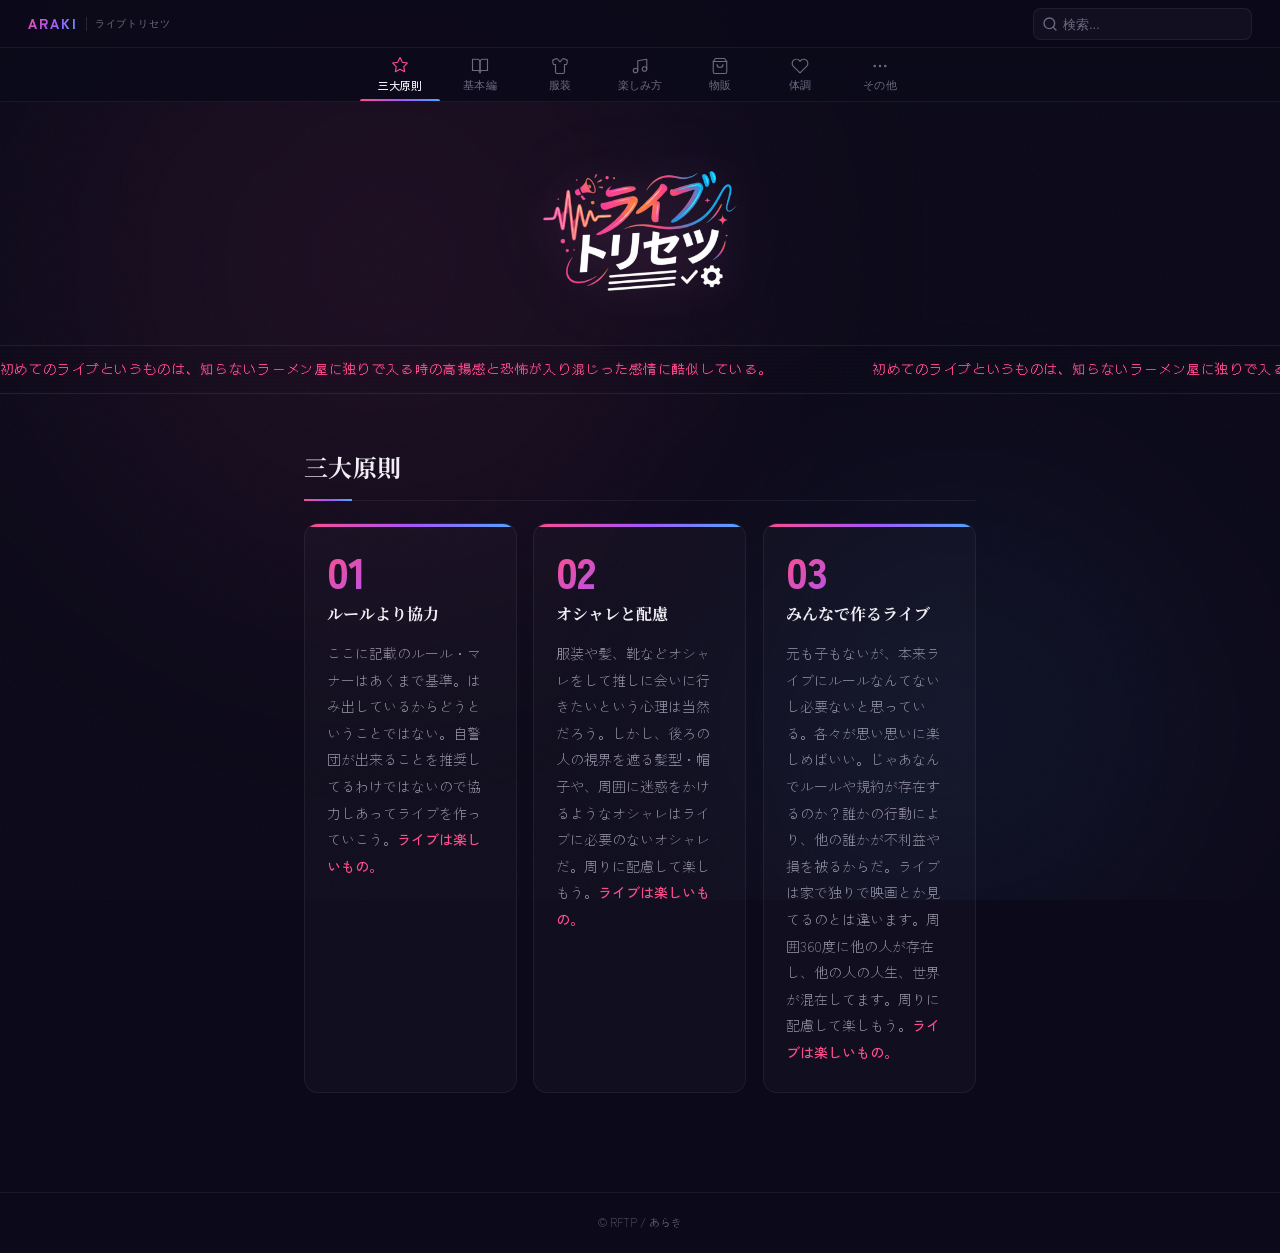
<file: torisetsu_daikyoen/index.html>
<!DOCTYPE html>
<html lang="ja">
<head>
    <meta charset="UTF-8">
    <meta name="viewport" content="width=device-width, initial-scale=1.0, maximum-scale=5.0">
    <meta name="theme-color" content="#0a0a0e">
    <meta name="apple-mobile-web-app-capable" content="yes">
    <meta name="apple-mobile-web-app-status-bar-style" content="black-translucent">
    <title>ライブトリセツ 2026 ver.</title>

    <!-- OGP -->
    <meta property="og:title" content="ライブトリセツ 2026">
    <meta property="og:description" content="あらきのライブガイド。初めての方も安心して楽しめるよう、ルールやマナーをわかりやすく解説しています。">
    <meta property="og:image" content="https://araki-live.jp/torisetsu_daikyoen/images/ogp.png">
    <meta property="og:url" content="https://araki-live.jp/torisetsu_daikyoen/">
    <meta property="og:type" content="website">
    <meta property="og:site_name" content="ライブトリセツ 2026">
    <meta name="twitter:card" content="summary_large_image">
    <meta name="twitter:title" content="ライブトリセツ 2026">
    <meta name="twitter:description" content="あらきのライブガイド。初めての方も安心して楽しめるよう、ルールやマナーをわかりやすく解説しています。">
    <meta name="twitter:image" content="https://araki-live.jp/torisetsu_daikyoen/images/ogp.png">

    <link rel="preconnect" href="https://fonts.googleapis.com">
    <link rel="preconnect" href="https://fonts.gstatic.com" crossorigin>
    <link href="https://fonts.googleapis.com/css2?family=DotGothic16&family=Noto+Serif+JP:wght@500;700;900&family=Zen+Kaku+Gothic+New:wght@300;400;500;700;900&display=swap" rel="stylesheet">
    <link rel="stylesheet" href="styles.css">
</head>
<body>
    <!-- Aurora background -->
    <div class="aurora-bg" aria-hidden="true">
        <div class="aurora-layer aurora-1"></div>
        <div class="aurora-layer aurora-2"></div>
        <div class="aurora-layer aurora-3"></div>
    </div>

    <!-- Scroll progress -->
    <div class="scroll-progress" aria-hidden="true"></div>

    <!-- Header -->
    <header class="site-header" id="site-header">
        <div class="header-inner">
            <div class="header-brand">
                <span class="header-logo">ARAKI</span>
                <span class="header-divider"></span>
                <span class="header-subtitle">ライブトリセツ</span>
            </div>
            <div class="header-search" id="header-search">
                <svg class="search-icon-inline" width="16" height="16" viewBox="0 0 24 24" fill="none" stroke="currentColor" stroke-width="2" stroke-linecap="round" stroke-linejoin="round">
                    <circle cx="11" cy="11" r="8"/><line x1="21" y1="21" x2="16.65" y2="16.65"/>
                </svg>
                <input type="search" class="search-input" id="search-input" placeholder="検索..." autocomplete="off">
            </div>
        </div>
    </header>

    <!-- Tab bar -->
    <nav class="tab-bar" id="tab-bar">
        <div class="tab-bar-inner">
            <div class="tab-indicator" id="tab-indicator"></div>
            <button class="tab-btn active" data-tab="principles" type="button">
                <svg class="tab-icon" viewBox="0 0 24 24" fill="none" stroke="currentColor" stroke-linecap="round" stroke-linejoin="round"><polygon points="12 2 15.09 8.26 22 9.27 17 14.14 18.18 21.02 12 17.77 5.82 21.02 7 14.14 2 9.27 8.91 8.26 12 2"/></svg>
                <span>三大原則</span>
            </button>
            <button class="tab-btn" data-tab="basic" type="button">
                <svg class="tab-icon" viewBox="0 0 24 24" fill="none" stroke="currentColor" stroke-linecap="round" stroke-linejoin="round"><path d="M2 3h6a4 4 0 0 1 4 4v14a3 3 0 0 0-3-3H2z"/><path d="M22 3h-6a4 4 0 0 0-4 4v14a3 3 0 0 1 3-3h7z"/></svg>
                <span>基本編</span>
            </button>
            <button class="tab-btn" data-tab="fashion" type="button">
                <svg class="tab-icon" viewBox="0 0 24 24" fill="none" stroke="currentColor" stroke-linecap="round" stroke-linejoin="round"><path d="M20.38 3.46 16 2 12 6.5 8 2 3.62 3.46a2 2 0 0 0-1.34 2.23l.58 3.47a1 1 0 0 0 .99.84H6v10c0 1.1.9 2 2 2h8a2 2 0 0 0 2-2V10h2.15a1 1 0 0 0 .99-.84l.58-3.47a2 2 0 0 0-1.34-2.23z"/></svg>
                <span>服装</span>
            </button>
            <button class="tab-btn" data-tab="enjoy" type="button">
                <svg class="tab-icon" viewBox="0 0 24 24" fill="none" stroke="currentColor" stroke-linecap="round" stroke-linejoin="round"><path d="M9 18V5l12-2v13"/><circle cx="6" cy="18" r="3"/><circle cx="18" cy="16" r="3"/></svg>
                <span>楽しみ方</span>
            </button>
            <button class="tab-btn" data-tab="goods" type="button">
                <svg class="tab-icon" viewBox="0 0 24 24" fill="none" stroke="currentColor" stroke-linecap="round" stroke-linejoin="round"><path d="M6 2 3 6v14a2 2 0 0 0 2 2h14a2 2 0 0 0 2-2V6l-3-4z"/><line x1="3" y1="6" x2="21" y2="6"/><path d="M16 10a4 4 0 0 1-8 0"/></svg>
                <span>物販</span>
            </button>
            <button class="tab-btn" data-tab="health" type="button">
                <svg class="tab-icon" viewBox="0 0 24 24" fill="none" stroke="currentColor" stroke-linecap="round" stroke-linejoin="round"><path d="M20.84 4.61a5.5 5.5 0 0 0-7.78 0L12 5.67l-1.06-1.06a5.5 5.5 0 0 0-7.78 7.78l1.06 1.06L12 21.23l7.78-7.78 1.06-1.06a5.5 5.5 0 0 0 0-7.78z"/></svg>
                <span>体調</span>
            </button>
            <button class="tab-btn" data-tab="other" type="button">
                <svg class="tab-icon" viewBox="0 0 24 24" fill="none" stroke="currentColor" stroke-linecap="round" stroke-linejoin="round"><circle cx="12" cy="12" r="1"/><circle cx="19" cy="12" r="1"/><circle cx="5" cy="12" r="1"/></svg>
                <span>その他</span>
            </button>
        </div>
    </nav>

    <main class="main">
        <!-- Hero -->
        <section class="hero">
            <h1 class="hero-title">
                <img src="images/torisetsu.png" alt="ライブトリセツ" class="hero-logo">
            </h1>
            <div class="marquee-wrapper">
                <div class="marquee-track">
                    <span class="marquee-text">初めてのライブというものは、知らないラーメン屋に独りで入る時の高揚感と恐怖が入り混じった感情に酷似している。</span>
                    <span class="marquee-text" aria-hidden="true">初めてのライブというものは、知らないラーメン屋に独りで入る時の高揚感と恐怖が入り混じった感情に酷似している。</span>
                </div>
            </div>
        </section>

        <!-- 三大原則 -->
        <section id="principles" class="tab-panel active">
            <h2 class="section-heading">三大原則</h2>
            <div class="principles-grid">
                <article class="principle-card">
                    <div class="principle-num">01</div>
                    <h3 class="principle-title">ルールより協力</h3>
                    <p class="principle-body">ここに記載のルール・マナーはあくまで基準。はみ出しているからどうということではない。自警団が出来ることを推奨してるわけではないので協力しあってライブを作っていこう。<span class="accent-text">ライブは楽しいもの。</span></p>
                </article>
                <article class="principle-card">
                    <div class="principle-num">02</div>
                    <h3 class="principle-title">オシャレと配慮</h3>
                    <p class="principle-body">服装や髪、靴などオシャレをして推しに会いに行きたいという心理は当然だろう。しかし、後ろの人の視界を遮る髪型・帽子や、周囲に迷惑をかけるようなオシャレはライブに必要のないオシャレだ。周りに配慮して楽しもう。<span class="accent-text">ライブは楽しいもの。</span></p>
                </article>
                <article class="principle-card">
                    <div class="principle-num">03</div>
                    <h3 class="principle-title">みんなで作るライブ</h3>
                    <p class="principle-body">元も子もないが、本来ライブにルールなんてないし必要ないと思っている。各々が思い思いに楽しめばいい。じゃあなんでルールや規約が存在するのか？誰かの行動により、他の誰かが不利益や損を被るからだ。ライブは家で独りで映画とか見てるのとは違います。周囲360度に他の人が存在し、他の人の人生、世界が混在してます。周りに配慮して楽しもう。<span class="accent-text">ライブは楽しいもの。</span></p>
                </article>
            </div>
        </section>

        <!-- ライブ基本編 -->
        <section id="basic" class="tab-panel">
            <h2 class="section-heading">ライブ基本編</h2>
            <div class="accordion-list">
                <details class="accordion">
                    <summary class="accordion-q"><span>Q：整理番号って何？</span></summary>
                    <div class="accordion-a">
                        <p>A：入場する順番を示す番号です。開場時間の前になると整列が始まるので、自分の番号のところに並んで待ちましょう。会場内に入ったら好きな場所に立ってOKです。例えば整理番号1番の人は最前だろうが右左端っこだろうが最後列だろうと、どこに立っても構いません。わからないことがあったらスタッフに声をかけてください。</p>
                    </div>
                </details>
                <details class="accordion">
                    <summary class="accordion-q"><span>Q：ライブの流れを知りたいです！</span></summary>
                    <div class="accordion-a">
                        <p>A：入場時間に会場へ行く→スタッフの案内に従い並んで待つ→チケット見せる→会場のどこかに立つ→ライブ見る→楽しい→帰る→余韻。</p>
                    </div>
                </details>
                <details class="accordion">
                    <summary class="accordion-q"><span>Q：開場のどのくらい前に行った方がいいですか？</span></summary>
                    <div class="accordion-a">
                        <p>A：前提として会場の外にたむろすることはルール・規約・マナー全てに違反する行為。歩行者や車両の邪魔になるから。会場付近ではスタッフの案内に従って。開場時間15分前くらいには到着しているとスムーズです。</p>
                    </div>
                </details>
                <details class="accordion">
                    <summary class="accordion-q"><span>Q：公演後の退場にかかる時間は？規制退場とかありますか？</span></summary>
                    <div class="accordion-a">
                        <p>A：会場によるためなんとも言えないが割と時間かかるため余裕を持った時間設定をお願いしたい。規制退場は基本的にはないが、来場者の安全を考え急遽規制退場を行う場合もある。</p>
                    </div>
                </details>
                <details class="accordion">
                    <summary class="accordion-q"><span>Q：とりあえず必要なものは？</span></summary>
                    <div class="accordion-a">
                        <p>A：スマホとドリンク代（600円前後）。究極これだけあればよい。あとはその人のスタイル次第。</p>
                    </div>
                </details>
                <details class="accordion">
                    <summary class="accordion-q"><span>Q：荷物はどうすればいい？</span></summary>
                    <div class="accordion-a">
                        <p>A：スマホとドリンク代が基本。水分補給やモバイルバッテリー等は適宜。タオルはグッズでも買える。両手が空くカバンが便利。ロッカーが埋まっていることもあるため荷物は最小限で。周辺施設のロッカー利用も検討を。</p>
                    </div>
                </details>
                <details class="accordion">
                    <summary class="accordion-q"><span>Q：会場内撮影は禁止？</span></summary>
                    <div class="accordion-a">
                        <p>A：客席内は禁止。演出や世界観を大事にしているため。許可タイミングがあればMC中に案内。会場の外観やロビー等はOK。</p>
                    </div>
                </details>
                <details class="accordion">
                    <summary class="accordion-q"><span>Q：手紙はどう書けばいい？</span></summary>
                    <div class="accordion-a">
                        <p>A：正解はない。日頃の愚痴や近況報告、曲から知った経緯など自由に書いて。あなたの色を出すと良い。</p>
                    </div>
                </details>
                <details class="accordion">
                    <summary class="accordion-q"><span>Q：フラスタを贈りたい</span></summary>
                    <div class="accordion-a">
                        <p>A：基本的には可能。会場によってはスペース等の問題で難しい場合もあるため問い合わせ先に連絡を。</p>
                    </div>
                </details>
                <details class="accordion">
                    <summary class="accordion-q"><span>Q：お手紙BOXの場所は？</span></summary>
                    <div class="accordion-a">
                        <p>A：会場によって違うため、わからなかったらスタッフに聞いて。見えるところにあることが多い。</p>
                    </div>
                </details>
                <details class="accordion">
                    <summary class="accordion-q"><span>Q：車椅子で来場予定なのですが</span></summary>
                    <div class="accordion-a">
                        <p>A：車椅子でご来場予定のお客様は、公演日までにお問い合わせ先にご連絡ください。スタッフが対応いたします。</p>
                    </div>
                </details>
            </div>
        </section>

        <!-- 服装・持ち物編 -->
        <section id="fashion" class="tab-panel">
            <h2 class="section-heading">服装・持ち物編</h2>
            <div class="accordion-list">
                <details class="accordion">
                    <summary class="accordion-q"><span>Q：会場で売ってるライブTシャツは必須？</span></summary>
                    <div class="accordion-a">
                        <p>A：着ると会場の一体感があって楽しい。でも服装に決まりはなく、自由にどうぞ。</p>
                    </div>
                </details>
                <details class="accordion">
                    <summary class="accordion-q"><span>Q：靴や服装は？</span></summary>
                    <div class="accordion-a">
                        <p>A：汗をかいてもいい服装、安定感のある靴推奨。</p>
                        <p><strong>【靴について】</strong><br>
                        ※ヒール、厚底のある靴につきましては、周囲のお客さまの怪我の原因やご迷惑にもなり大変危険ですので禁止とさせていただきます。<br>
                        ※厚底のソールは5cmまで、を基準とさせていただきます。</p>
                        <p><strong>【服装について】</strong><br>
                        極端に大きな帽子や装飾は後方の視界を遮るためご遠慮ください。</p>
                    </div>
                </details>
                <details class="accordion">
                    <summary class="accordion-q"><span>Q：髪型に制限はありますか？</span></summary>
                    <div class="accordion-a">
                        <p>A：基本的に自由ですが、後方のお客様の視界を遮るような盛り髪やヘアアクセサリーはご遠慮ください。推しに会いに行くためのオシャレは素敵ですが、周囲への配慮もお願いします。</p>
                        <p>また、ヘッドバンキングのような頭を振る動作の際に、後ろで髪を結うと鞭のようになって危ないという声をよく聞きます。ただし、結っていなくても当たれば痛く、周りのご迷惑となります。髪型がどうということではなく、周りへの配慮をしつつ楽しんでください。</p>
                    </div>
                </details>
                <details class="accordion">
                    <summary class="accordion-q"><span>Q：ロリータ服（パニエ）で参戦してもいい？</span></summary>
                    <div class="accordion-a">
                        <p>A：自由だが、周囲に迷惑になる形状ならやめるべき。</p>
                    </div>
                </details>
                <details class="accordion">
                    <summary class="accordion-q"><span>Q：うちわやボードは持ち込める？</span></summary>
                    <div class="accordion-a">
                        <p>A：うちわやボード類の持ち込みは、後方の視界を遮るため禁止とさせていただきます。応援の気持ちは、ペンライトや声援で表現してください。</p>
                        <p>※演出の妨げまたは周囲のお客様へのご迷惑になると係員が判断した場合は、その他の応援グッズについてもご使用をお断りする可能性がございます。</p>
                    </div>
                </details>
                <details class="accordion">
                    <summary class="accordion-q"><span>Q：雨の日の傘は？</span></summary>
                    <div class="accordion-a">
                        <p>A：折り畳み傘推奨。会場外の傘立て場所に置くことになるため最悪無くなってもいいビニール傘も検討。</p>
                    </div>
                </details>
                <details class="accordion">
                    <summary class="accordion-q"><span>Q：ペンライト・サイリウムは何本まで？マナーは？</span></summary>
                    <div class="accordion-a">
                        <p>A：サイリウム/リングライト等の光り物は、合計2点までとさせていただきます。</p>
                        <p>例）サイリウム1本＋リングライト1個（合計2点）</p>
                        <p><strong>【使用に関する注意事項】</strong></p>
                        <p>持ち方によって高さ制限が異なります：</p>
                        <p><strong>■手に持つタイプ（ペンライト・サイリウム等）</strong><br>
                        → 肩の高さまで<br>
                        ・高輝度タイプの改造ペンライトや、光が強く明るすぎるものはご遠慮ください<br>
                        ・長さが30cm以上のものは持ち込み禁止<br>
                        ・極端に明るい光や点滅が激しいものは演出の都合上ご遠慮ください</p>
                        <p><strong>■拳に装着するタイプ（リングライト・LEDアクリルバングル等）</strong><br>
                        → 拳と同じ扱いなので高く掲げてOK<br>
                        ・ただし過度に振り回すなど、周囲の迷惑になる使い方はお控えください</p>
                        <p>※演出の妨げまたは周囲のお客様へのご迷惑になると係員が判断した場合は、ご使用をお断りする可能性がございます。</p>
                    </div>
                </details>
            </div>
        </section>

        <!-- 楽しみ方編 -->
        <section id="enjoy" class="tab-panel">
            <h2 class="section-heading">楽しみ方編</h2>
            <div class="accordion-list">
                <details class="accordion">
                    <summary class="accordion-q"><span>Q：ヘドバンやジャンプはしなきゃだめ？</span></summary>
                    <div class="accordion-a">
                        <p>A：強制ではない。ヘドバンは絶叫マシン的な楽しみ方で、フィーリングでOK。ジャンプは会場によって禁止の場合があるため、曲中の合図を確認。周りの人の安全にも配慮しながら楽しもう。</p>
                    </div>
                </details>
                <details class="accordion">
                    <summary class="accordion-q"><span>Q：コールはどうすればいい？</span></summary>
                    <div class="accordion-a">
                        <p>A：コールは曲の盛り上がりポイントで入れる掛け声。初めてなら周りに合わせるか、事前に動画などで予習するとよい。無理にする必要はない。</p>
                    </div>
                </details>
                <details class="accordion">
                    <summary class="accordion-q"><span>Q：ペンライトの色は何がいい？</span></summary>
                    <div class="accordion-a">
                        <p>A：あらきのイメージカラーは<strong>赤</strong>です。赤に合わせて点灯させるのも良いですが、好きな色で応援するのも自由です。それぞれの楽しみ方を尊重しましょう。</p>
                    </div>
                </details>
                <details class="accordion">
                    <summary class="accordion-q"><span>Q：推しへの気持ちの伝え方は？</span></summary>
                    <div class="accordion-a">
                        <p>A：手紙、SNS、ライブでの声援など様々。一番は「また会いに来る」こと。俺が生きてるうちにね</p>
                    </div>
                </details>
            </div>
        </section>

        <!-- 物販・お見送り会編 -->
        <section id="goods" class="tab-panel">
            <h2 class="section-heading">物販・お見送り会編</h2>
            <div class="accordion-list">
                <details class="accordion">
                    <summary class="accordion-q"><span>Q：グッズはいつどこで買えますか？</span></summary>
                    <div class="accordion-a">
                        <p>A：詳細は後日、特設サイトおよびX等でアナウンスします。</p>
                    </div>
                </details>
                <details class="accordion">
                    <summary class="accordion-q"><span>Q：グッズの購入制限はありますか？</span></summary>
                    <div class="accordion-a">
                        <p>A：詳細は後日発表となります。商品ごとの購入制限が設けられる場合があります。</p>
                    </div>
                </details>
                <details class="accordion">
                    <summary class="accordion-q"><span>Q：お見送り会って何？</span></summary>
                    <div class="accordion-a">
                        <p class="placeholder-note">※お見送り会の詳細は後日発表予定です。決まり次第、こちらのページを更新します。</p>
                    </div>
                </details>
            </div>
        </section>

        <!-- 体調・健康編 -->
        <section id="health" class="tab-panel">
            <h2 class="section-heading">体調・健康編</h2>
            <div class="accordion-list">
                <details class="accordion">
                    <summary class="accordion-q"><span>Q：ライブ中に体調が悪くなったら？</span></summary>
                    <div class="accordion-a">
                        <p>A：無理せず近くのスタッフに声をかけて。周りの人に「スタッフ呼んでください」と伝えるのもOK。我慢せず、早めに対処することが大切。</p>
                    </div>
                </details>
                <details class="accordion">
                    <summary class="accordion-q"><span>Q：水分補給はどうすればいい？</span></summary>
                    <div class="accordion-a">
                        <p>A：入場時に買うドリンクなどで適宜水分補給を。MCや曲間に飲むとよい。会場内は熱気で暑くなるため、こまめな水分補給をおすすめします。</p>
                    </div>
                </details>
                <details class="accordion">
                    <summary class="accordion-q"><span>Q：ライブ前日の過ごし方は？</span></summary>
                    <div class="accordion-a">
                        <p>A：十分な睡眠と食事・水分補給を心がけて。体調を整えておくことが大事。あとはライブ映像など見てテンション上げておく。</p>
                    </div>
                </details>
            </div>
        </section>

        <!-- その他・最後に -->
        <section id="other" class="tab-panel">
            <h2 class="section-heading">その他</h2>
            <div class="accordion-list">
                <details class="accordion">
                    <summary class="accordion-q"><span>Q：ライブ後の余韻の過ごし方は？</span></summary>
                    <div class="accordion-a">
                        <p>A：人それぞれ。SNSで感想をシェアしたり、友達と話したり、一人で余韻に浸ったり。あらきさんに感想を送りつけると生きるモチベーションが増えます。次のライブのチケットを取るのもおすすめ。</p>
                    </div>
                </details>
                <details class="accordion">
                    <summary class="accordion-q"><span>Q：初めてでも楽しめる？</span></summary>
                    <div class="accordion-a">
                        <p>A：もちろん！初めてだからこそ感じる感動がある。わからないことはスタッフや周りの人に聞いてみて。みんな最初は初心者だった。</p>
                    </div>
                </details>
                <details class="accordion">
                    <summary class="accordion-q"><span>Q：一人での参加でも大丈夫？</span></summary>
                    <div class="accordion-a">
                        <p>A：全く問題ありません。一人で来ている方もたくさんいます。ライブは音楽を楽しむ場所。一人でも、仲間と一緒でも、それぞれの楽しみ方があります。</p>
                    </div>
                </details>
            </div>

            <!-- 最後に -->
            <div class="conclusion-block">
                <h2 class="section-heading">最後に</h2>
                <p class="conclusion-text">ライブは本来自由なもの。<br>周囲への配慮だけ忘れず、思い切り楽しんで！</p>
                <div class="conclusion-actions">
                    <a href="https://araki-live.jp/" class="btn-return" style="display:none">
                        <span class="btn-return-arrow">&larr;</span>
                        特設サイトへ戻る
                    </a>
                    <a href="https://twitter.com/intent/tweet?text=%E3%83%A9%E3%82%A4%E3%83%96%E3%83%88%E3%83%AA%E3%82%BB%E3%83%84%202026%20ver.%0A%E3%81%82%E3%82%89%E3%81%8D%E3%81%AE%E3%83%A9%E3%82%A4%E3%83%96%E3%82%AC%E3%82%A4%E3%83%89%F0%9F%8E%A4&url=https%3A%2F%2Faraki-live.jp%2Ftorisetsu_2026%2F" class="btn-x-post" target="_blank" rel="noopener noreferrer">
                        <svg class="x-icon" width="16" height="16" viewBox="0 0 24 24" fill="currentColor"><path d="M18.244 2.25h3.308l-7.227 8.26 8.502 11.24H16.17l-5.214-6.817L4.99 21.75H1.68l7.73-8.835L1.254 2.25H8.08l4.713 6.231zm-1.161 17.52h1.833L7.084 4.126H5.117z"/></svg>
                        Xでポストする
                    </a>
                </div>
            </div>
        </section>
    </main>

    <footer class="site-footer">
        <p>&copy; RFTP / あらき</p>
    </footer>

    <!-- Toast notification -->
    <div class="toast" id="toast" aria-live="polite"></div>

    <script src="https://cdnjs.cloudflare.com/ajax/libs/gsap/3.12.5/gsap.min.js" defer></script>
    <script src="script.js" defer></script>
</body>
</html>
</file>
<file: torisetsu_daikyoen/styles.css>
/* ============================================
   ライブトリセツ 2026 — Neon Pop
   ============================================ */

:root {
  --bg: #0c0a1a;
  --bg-card: rgba(255, 255, 255, 0.025);
  --bg-card-hover: rgba(255, 255, 255, 0.055);
  --bg-card-active: rgba(255, 255, 255, 0.07);

  --border: rgba(255, 255, 255, 0.06);
  --border-hover: rgba(255, 255, 255, 0.12);

  --text: #f0edf5;
  --text-muted: #6e6a80;
  --text-sub: #a09aaf;

  --pink: #ff4d8d;
  --blue: #4da8ff;
  --purple: #a855f7;
  --gradient: linear-gradient(135deg, #ff4d8d, #a855f7, #4da8ff);

  --accent-soft: rgba(255, 77, 141, 0.10);
  --accent-glow: rgba(255, 77, 141, 0.20);

  --radius: 8px;
  --radius-lg: 14px;

  --header-h: 48px;
  --tab-h: 54px;
  --top-offset: calc(var(--header-h) + var(--tab-h));

  --font: 'Zen Kaku Gothic New', 'Hiragino Kaku Gothic ProN', sans-serif;
  --font-serif: 'Noto Serif JP', 'Hiragino Mincho ProN', serif;
  --font-dot: 'DotGothic16', monospace;

  --ease: cubic-bezier(0.4, 0, 0.2, 1);
  --ease-spring: cubic-bezier(0.34, 1.56, 0.64, 1);
}

/* --- Reset --- */
*, *::before, *::after { margin: 0; padding: 0; box-sizing: border-box; }
html { scroll-behavior: smooth; -webkit-text-size-adjust: 100%; }

body {
  font-family: var(--font);
  font-weight: 300;
  font-size: 15px;
  line-height: 1.75;
  color: var(--text);
  background: var(--bg);
  overflow-x: hidden;
  -webkit-font-smoothing: antialiased;
}

a { color: var(--pink); text-decoration: none; }
strong { font-weight: 700; }
img { max-width: 100%; height: auto; }

/* --- Background: Ambient + Grain --- */
.aurora-bg {
  position: fixed; inset: 0; z-index: 0;
  overflow: hidden; pointer-events: none;
}

.aurora-layer { position: absolute; border-radius: 50%; }

.aurora-1 {
  top: -35%; left: -15%;
  width: 90vmax; height: 90vmax;
  background: radial-gradient(circle, rgba(255, 77, 141, 0.09) 0%, transparent 60%);
  filter: blur(80px);
  animation: drift-a 28s ease-in-out infinite alternate;
}

.aurora-2 {
  bottom: -30%; right: -10%;
  width: 70vmax; height: 70vmax;
  background: radial-gradient(circle, rgba(77, 168, 255, 0.07) 0%, transparent 55%);
  filter: blur(80px);
  animation: drift-b 32s ease-in-out infinite alternate;
}

.aurora-3 {
  position: fixed; inset: 0;
  width: 100%; height: 100%;
  border-radius: 0; filter: none; animation: none;
  opacity: 0.025; z-index: 1;
  background-image: url("data:image/svg+xml,%3Csvg viewBox='0 0 256 256' xmlns='http://www.w3.org/2000/svg'%3E%3Cfilter id='n'%3E%3CfeTurbulence type='fractalNoise' baseFrequency='0.65' numOctaves='3' stitchTiles='stitch'/%3E%3C/filter%3E%3Crect width='100%25' height='100%25' filter='url(%23n)'/%3E%3C/svg%3E");
  background-size: 256px 256px;
}

@keyframes drift-a {
  0%   { transform: translate(0, 0); }
  100% { transform: translate(6%, 4%); }
}
@keyframes drift-b {
  0%   { transform: translate(0, 0); }
  100% { transform: translate(-5%, -6%); }
}

/* --- Scroll progress --- */
.scroll-progress {
  position: fixed; top: 0; left: 0;
  width: 100%; height: 2px;
  background: var(--gradient);
  transform-origin: left; transform: scaleX(0);
  z-index: 1000; pointer-events: none;
}

/* --- Header --- */
.site-header {
  position: fixed; top: 0; left: 0; right: 0;
  height: var(--header-h); z-index: 100;
  background: rgba(12, 10, 26, 0.88);
  backdrop-filter: blur(20px) saturate(1.2);
  -webkit-backdrop-filter: blur(20px) saturate(1.2);
  border-bottom: 1px solid var(--border);
}

.header-inner {
  display: flex; align-items: center;
  height: 100%; padding: 0 14px;
}

.header-brand { display: flex; align-items: center; gap: 8px; flex-shrink: 0; }

.header-logo {
  font-weight: 900; font-size: 14px; letter-spacing: 0.14em;
  background: var(--gradient);
  -webkit-background-clip: text; -webkit-text-fill-color: transparent;
  background-clip: text;
}

.header-divider { width: 1px; height: 14px; background: var(--border-hover); }

.header-subtitle {
  font-weight: 400; font-size: 10px;
  color: var(--text-muted); letter-spacing: 0.08em;
}

/* --- Header search --- */
.header-search {
  display: flex; align-items: center;
  margin-left: auto; gap: 5px;
  background: rgba(255, 255, 255, 0.03);
  border: 1px solid var(--border);
  border-radius: var(--radius); padding: 3px 8px;
  transition: border-color 0.3s var(--ease), box-shadow 0.3s var(--ease);
}

.header-search:focus-within {
  border-color: var(--pink);
  box-shadow: 0 0 12px rgba(255, 77, 141, 0.1);
}

.search-icon-inline {
  flex-shrink: 0; color: var(--text-muted);
  transition: color 0.2s var(--ease);
}
.header-search:focus-within .search-icon-inline { color: var(--pink); }

.search-input {
  width: min(120px, 30vw); padding: 3px 0;
  border: none; background: transparent;
  color: var(--text); font-family: var(--font);
  font-size: 16px; outline: none; -webkit-appearance: none;
}
.search-input::placeholder { color: var(--text-muted); font-size: 13px; }

/* Search: badge */
.tab-btn .search-badge {
  display: none; width: 5px; height: 5px; border-radius: 50%;
  background: var(--pink); box-shadow: 0 0 6px var(--accent-glow);
  position: absolute; top: 4px; right: 2px;
}
.tab-btn.has-results .search-badge { display: block; }

/* Search: highlight */
.search-highlight {
  background: rgba(255, 77, 141, 0.3);
  border-radius: 2px; padding: 0 2px; color: #fff;
}

.accordion.search-hidden {
  opacity: 0.15; pointer-events: none;
  transition: opacity 0.3s var(--ease);
}
.accordion.search-match {
  border-color: var(--pink) !important;
}

/* --- Tab bar --- */
.tab-bar {
  position: fixed; top: var(--header-h); left: 0; right: 0;
  height: var(--tab-h); z-index: 99;
  background: rgba(12, 10, 26, 0.90);
  backdrop-filter: blur(16px) saturate(1.2);
  -webkit-backdrop-filter: blur(16px) saturate(1.2);
  border-bottom: 1px solid var(--border);
}

.tab-bar-inner {
  display: flex; height: 100%;
  padding: 0; position: relative;
}

/* Sliding gradient indicator */
.tab-indicator {
  position: absolute; bottom: 0; left: 0;
  height: 2px;
  background: var(--gradient);
  border-radius: 2px 2px 0 0;
  z-index: 2; pointer-events: none;
  transition: transform 0.35s var(--ease-spring), width 0.35s var(--ease-spring);
}

.tab-btn {
  flex: 1 1 0;
  position: relative;
  display: flex; flex-direction: column;
  align-items: center; justify-content: center;
  gap: 3px; min-width: 0;
  padding: 4px 2px;
  border: none; background: transparent;
  color: var(--text-muted);
  font-family: var(--font);
  font-size: 10px; font-weight: 400;
  letter-spacing: 0.02em;
  white-space: nowrap; cursor: pointer;
  transition: color 0.2s var(--ease);
  -webkit-tap-highlight-color: transparent;
  overflow: hidden;
}

.tab-icon {
  width: 16px; height: 16px; flex-shrink: 0;
  stroke-width: 1.5;
  transition: color 0.2s var(--ease);
}

.tab-btn.active { color: var(--text); font-weight: 500; }
.tab-btn.active .tab-icon { color: var(--pink); }

.tab-btn:active { transform: scale(0.94); }

/* Tab ripple */
.tab-ripple {
  position: absolute; border-radius: 50%;
  background: rgba(255, 77, 141, 0.15);
  transform: scale(0); pointer-events: none;
  animation: ripple 0.55s ease-out forwards;
}
@keyframes ripple {
  to { transform: scale(2.5); opacity: 0; }
}

/* --- Main --- */
.main {
  position: relative; z-index: 1;
  padding-top: var(--top-offset);
  min-height: 100vh; min-height: 100dvh;
}

/* --- Hero (compact) --- */
.hero {
  text-align: center;
  padding: 16px 24px 0;
}

.hero-title {
  line-height: 1;
  opacity: 0; transform: translateY(14px);
  animation: fade-up 0.6s 0.15s var(--ease) forwards;
}

.hero-logo {
  display: block; margin: 0 auto;
  width: clamp(230px, 62vw, 400px);
  height: auto;
  filter: drop-shadow(0 4px 20px rgba(255, 77, 141, 0.18))
         drop-shadow(0 0 40px rgba(77, 168, 255, 0.1));
  animation: float 5s 0.8s ease-in-out infinite;
}

.hero-tag { display: none; }

@keyframes fade-up {
  to { opacity: 1; transform: translateY(0); }
}
@keyframes float {
  0%, 100% { transform: translateY(0); }
  50% { transform: translateY(-4px); }
}

/* --- Marquee --- */
.marquee-wrapper {
  margin: 12px -24px 20px;
  overflow: hidden; padding: 12px 0;
  border-top: 1px solid rgba(255, 77, 141, 0.15);
  border-bottom: 1px solid rgba(77, 168, 255, 0.15);
  position: relative;
  opacity: 0;
  animation: fade-up 0.6s 0.35s var(--ease) forwards;
}

.marquee-wrapper::before {
  content: ''; position: absolute; inset: 0;
  background: repeating-linear-gradient(
    0deg, transparent, transparent 2px,
    rgba(0, 0, 0, 0.06) 2px, rgba(0, 0, 0, 0.06) 4px
  );
  pointer-events: none; z-index: 2;
}

.marquee-track {
  display: flex; gap: 100px; width: max-content;
  animation: marquee-scroll 22s linear infinite;
  position: relative; z-index: 1;
}

.marquee-text {
  flex-shrink: 0;
  font-family: var(--font-dot);
  font-size: 13px; letter-spacing: 0.1em;
  color: var(--pink); white-space: nowrap;
  text-shadow: 0 0 8px var(--accent-glow), 0 0 20px rgba(168, 85, 247, 0.12);
}

@keyframes marquee-scroll {
  0%   { transform: translateX(0); }
  100% { transform: translateX(calc(-50% - 50px)); }
}

/* --- Tab panels --- */
.tab-panel {
  display: none;
  padding: 24px 16px 80px;
  max-width: 720px; margin: 0 auto;
}

.tab-panel.active {
  display: block;
  animation: panel-in 0.35s var(--ease) both;
}

@keyframes panel-in {
  from { opacity: 0; transform: translateY(10px); }
  to   { opacity: 1; transform: none; }
}

/* --- Section heading --- */
.section-heading {
  font-family: var(--font-serif);
  font-size: 21px; font-weight: 700;
  letter-spacing: 0.02em;
  margin-bottom: 22px;
  padding-bottom: 12px;
  border-bottom: 1px solid var(--border);
  position: relative;
}

.section-heading::before {
  content: ''; position: absolute;
  left: 0; bottom: -1px;
  width: 48px; height: 2px;
  background: var(--gradient);
}

/* --- Principles grid --- */
.principles-grid {
  display: flex; flex-direction: column; gap: 14px;
}

.principle-card {
  position: relative;
  padding: 26px 22px;
  background: var(--bg-card);
  border: 1px solid var(--border);
  border-radius: var(--radius-lg);
  overflow: hidden;
  transition: background 0.3s var(--ease), box-shadow 0.4s var(--ease), transform 0.4s var(--ease);
  transform-style: preserve-3d;
  will-change: transform;
}

/* Gradient left stripe */
.principle-card::before {
  content: ''; position: absolute;
  left: 0; top: 0; bottom: 0; width: 3px;
  background: var(--gradient);
}

.principle-card:hover {
  background: var(--bg-card-hover);
  box-shadow: 0 8px 32px rgba(255, 77, 141, 0.06), 0 0 0 1px rgba(255, 77, 141, 0.08);
}

.principle-num {
  font-size: 42px; font-weight: 900;
  letter-spacing: -0.02em; line-height: 1;
  margin-bottom: 8px;
  background: var(--gradient);
  -webkit-background-clip: text; -webkit-text-fill-color: transparent;
  background-clip: text;
}

.principle-title {
  font-family: var(--font-serif);
  font-size: 16px; font-weight: 700;
  margin-bottom: 12px; color: var(--text);
}

.principle-body {
  font-size: 14px; line-height: 1.9; color: var(--text-sub);
}

.accent-text {
  display: inline; color: var(--pink); font-weight: 500;
}

/* --- Accordion --- */
.accordion-list {
  display: flex; flex-direction: column; gap: 8px;
}

.accordion {
  position: relative;
  background: transparent;
  border: 1px solid var(--border);
  border-radius: var(--radius);
  overflow: hidden;
  transition: border-color 0.25s var(--ease), background 0.25s var(--ease),
              box-shadow 0.25s var(--ease), opacity 0.3s var(--ease);
}

.accordion:hover {
  border-color: var(--border-hover);
  background: var(--bg-card);
}

.accordion[open] {
  border-color: rgba(255, 77, 141, 0.25);
  background: var(--bg-card-active);
  box-shadow: 0 0 20px rgba(255, 77, 141, 0.04);
}

/* Gradient left accent on open */
.accordion[open]::after {
  content: ''; position: absolute;
  left: 0; top: 0; bottom: 0; width: 3px;
  background: var(--gradient);
  border-radius: 3px 0 0 3px;
}

.accordion-q {
  display: flex; align-items: center; gap: 10px;
  padding: 14px 16px;
  font-size: 14px; font-weight: 500; line-height: 1.6;
  color: var(--text); cursor: pointer;
  list-style: none;
  -webkit-tap-highlight-color: transparent;
}

.accordion-q::-webkit-details-marker { display: none; }

.accordion-q::after {
  content: ''; flex-shrink: 0;
  display: block; width: 7px; height: 7px;
  margin-left: auto;
  border-right: 1.5px solid var(--text-muted);
  border-bottom: 1.5px solid var(--text-muted);
  transform: rotate(45deg);
  transition: transform 0.3s var(--ease), border-color 0.3s var(--ease);
}

.accordion[open] > .accordion-q::after {
  transform: rotate(-135deg);
  border-color: var(--pink);
}

.accordion-a {
  padding: 0 16px 16px;
  font-size: 14px; line-height: 1.9;
  color: var(--text-sub);
  animation: accordion-open 0.3s var(--ease) both;
}

.accordion-a p { margin-bottom: 10px; }
.accordion-a p:last-child { margin-bottom: 0; }
.accordion-a ul { margin: 8px 0; padding-left: 20px; }
.accordion-a li { margin-bottom: 4px; }

@keyframes accordion-open {
  from { opacity: 0; transform: translateY(-6px); }
  to   { opacity: 1; transform: none; }
}

/* Scroll-driven reveal */
.accordion {
  animation: reveal-up linear both;
  animation-timeline: view();
  animation-range: entry 0% entry 25%;
}

@keyframes reveal-up {
  from { opacity: 0; transform: translateY(20px); }
  to   { opacity: 1; transform: none; }
}

/* --- Placeholder note --- */
.placeholder-note {
  padding: 14px;
  background: var(--accent-soft);
  border: 1px dashed rgba(255, 77, 141, 0.2);
  border-radius: var(--radius);
  font-size: 13px; color: var(--pink); text-align: center;
}

/* --- Conclusion --- */
.conclusion-block {
  margin-top: 44px; padding: 36px 24px;
  text-align: center;
  background: var(--bg-card);
  border: 1px solid var(--border);
  border-radius: var(--radius-lg);
}

.conclusion-block .section-heading {
  text-align: center; border-bottom: none; padding-bottom: 0;
}
.conclusion-block .section-heading::before {
  left: 50%; transform: translateX(-50%); bottom: -8px;
}

.conclusion-text {
  margin: 20px 0 0;
  font-family: var(--font-serif);
  font-size: 16px; font-weight: 500;
  line-height: 2.2; color: var(--text);
}

/* --- Conclusion actions --- */
.conclusion-actions {
  display: flex; flex-direction: column;
  align-items: center; gap: 12px; margin-top: 24px;
}

.btn-return {
  display: inline-flex; align-items: center; gap: 8px;
  padding: 11px 24px;
  font-family: var(--font); font-size: 14px; font-weight: 500;
  color: var(--text); background: transparent;
  border: 1px solid var(--border-hover); border-radius: 999px;
  text-decoration: none; transition: all 0.3s var(--ease);
}
.btn-return:hover {
  border-color: var(--pink); color: var(--pink);
  box-shadow: 0 0 16px rgba(255, 77, 141, 0.08);
}
.btn-return-arrow { font-size: 18px; transition: transform 0.3s var(--ease); }
.btn-return:hover .btn-return-arrow { transform: translateX(-3px); }

/* X post button */
.btn-x-post {
  display: inline-flex; align-items: center; gap: 8px;
  padding: 12px 28px;
  font-family: var(--font); font-size: 14px; font-weight: 600;
  color: #fff; background: #000;
  border: 1px solid rgba(255, 255, 255, 0.15);
  border-radius: 999px; text-decoration: none;
  transition: all 0.3s var(--ease);
}
.btn-x-post:hover {
  background: #1a1a2e;
  border-color: rgba(255, 255, 255, 0.3);
  box-shadow: 0 0 20px rgba(255, 255, 255, 0.05);
  color: #fff;
}
.btn-x-post:active { transform: scale(0.97); }
.x-icon { flex-shrink: 0; }

/* Legacy share button (hidden) */
.btn-share { display: none; }
.share-icon { flex-shrink: 0; }

/* --- Toast --- */
.toast {
  position: fixed; bottom: 32px; left: 50%;
  transform: translateX(-50%) translateY(20px);
  padding: 12px 24px;
  background: var(--pink); color: #fff;
  font-family: var(--font); font-size: 14px; font-weight: 500;
  border-radius: 999px; z-index: 9999;
  opacity: 0; pointer-events: none;
  transition: opacity 0.3s var(--ease), transform 0.3s var(--ease);
}
.toast.show {
  opacity: 1; transform: translateX(-50%) translateY(0);
}

/* --- Footer --- */
.site-footer {
  position: relative; z-index: 1;
  text-align: center; padding: 20px 16px;
  font-size: 11px; color: var(--text-muted);
  border-top: 1px solid var(--border);
}

/* --- Reduced motion --- */
@media (prefers-reduced-motion: reduce) {
  *, *::before, *::after {
    animation-duration: 0.01ms !important;
    animation-iteration-count: 1 !important;
    transition-duration: 0.01ms !important;
  }
  .aurora-bg { display: none; }
  .scroll-progress { display: none; }
  .hero-title, .marquee-wrapper { opacity: 1; transform: none; }
  .hero-logo { animation: none; }
  .marquee-track { animation: marquee-scroll 40s linear infinite !important; }
}

/* --- Desktop --- */
@media (min-width: 768px) {
  body { font-size: 16px; }
  .header-inner { padding: 0 28px; }

  .tab-bar-inner { max-width: 560px; margin: 0 auto; }
  .tab-btn { font-size: 11px; }
  .tab-icon { width: 18px; height: 18px; }

  .hero { padding: 24px 32px 0; }
  .hero-logo { width: 380px; }

  .marquee-wrapper { margin-left: -32px; margin-right: -32px; }

  .tab-panel { padding: 32px 24px 100px; }

  .principles-grid {
    display: grid; grid-template-columns: repeat(3, 1fr); gap: 16px;
  }
  .principle-card::before {
    left: 0; top: 0; bottom: auto;
    width: 100%; height: 3px;
  }

  .section-heading { font-size: 24px; }
  .accordion-q { font-size: 15px; }
  .accordion-a { font-size: 15px; }

  .search-input { width: 180px; }
}

/* --- Small screens --- */
@media (max-width: 374px) {
  .tab-btn { font-size: 9px; }
  .tab-icon { width: 14px; height: 14px; }
  .hero { padding: 12px 16px 0; }
  .hero-logo { width: 200px; }
  .marquee-wrapper { margin-left: -16px; margin-right: -16px; }
  .tab-panel { padding: 20px 12px 60px; }
  .search-input { width: 90px; }
}
</file>
